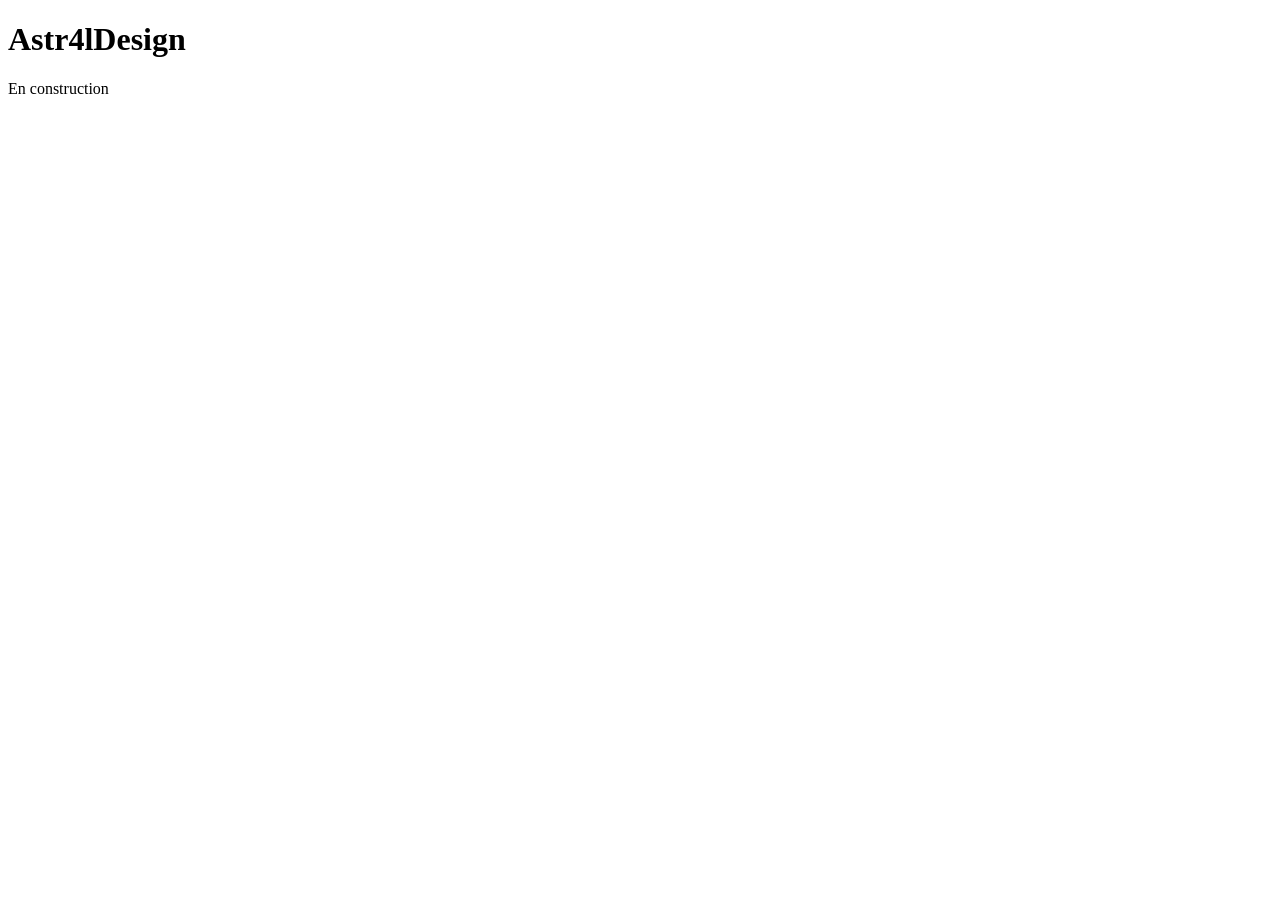
<file: astr4ldesign/index.html>
<!doctype html>
<html lang="fr">
  <head>
    <meta charset="UTF-8" />
    <meta name="viewport" content="width=device-width, initial-scale=1.0" />
    <title>Astr4lDesign</title>
  </head>
  <body>
    <h1>Astr4lDesign</h1>
    <p>En construction</p>
  </body>
</html>
</file>
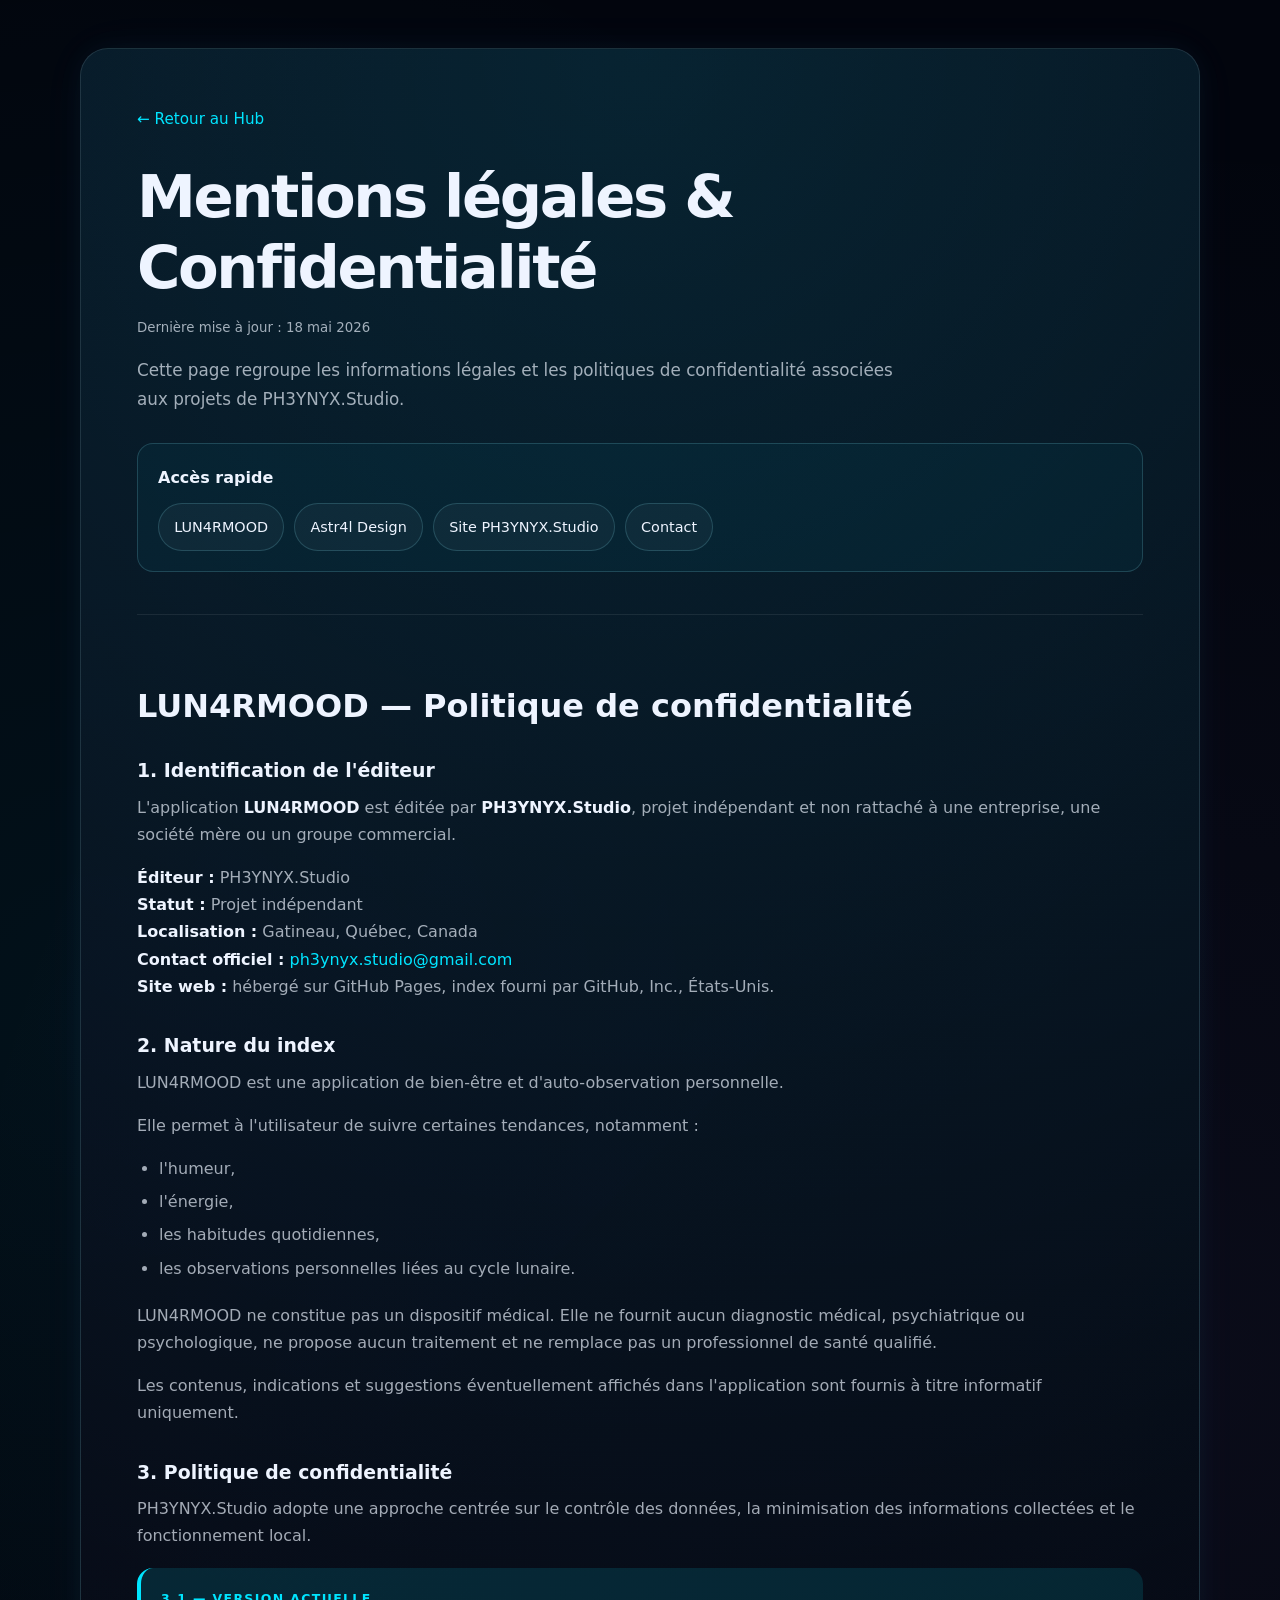
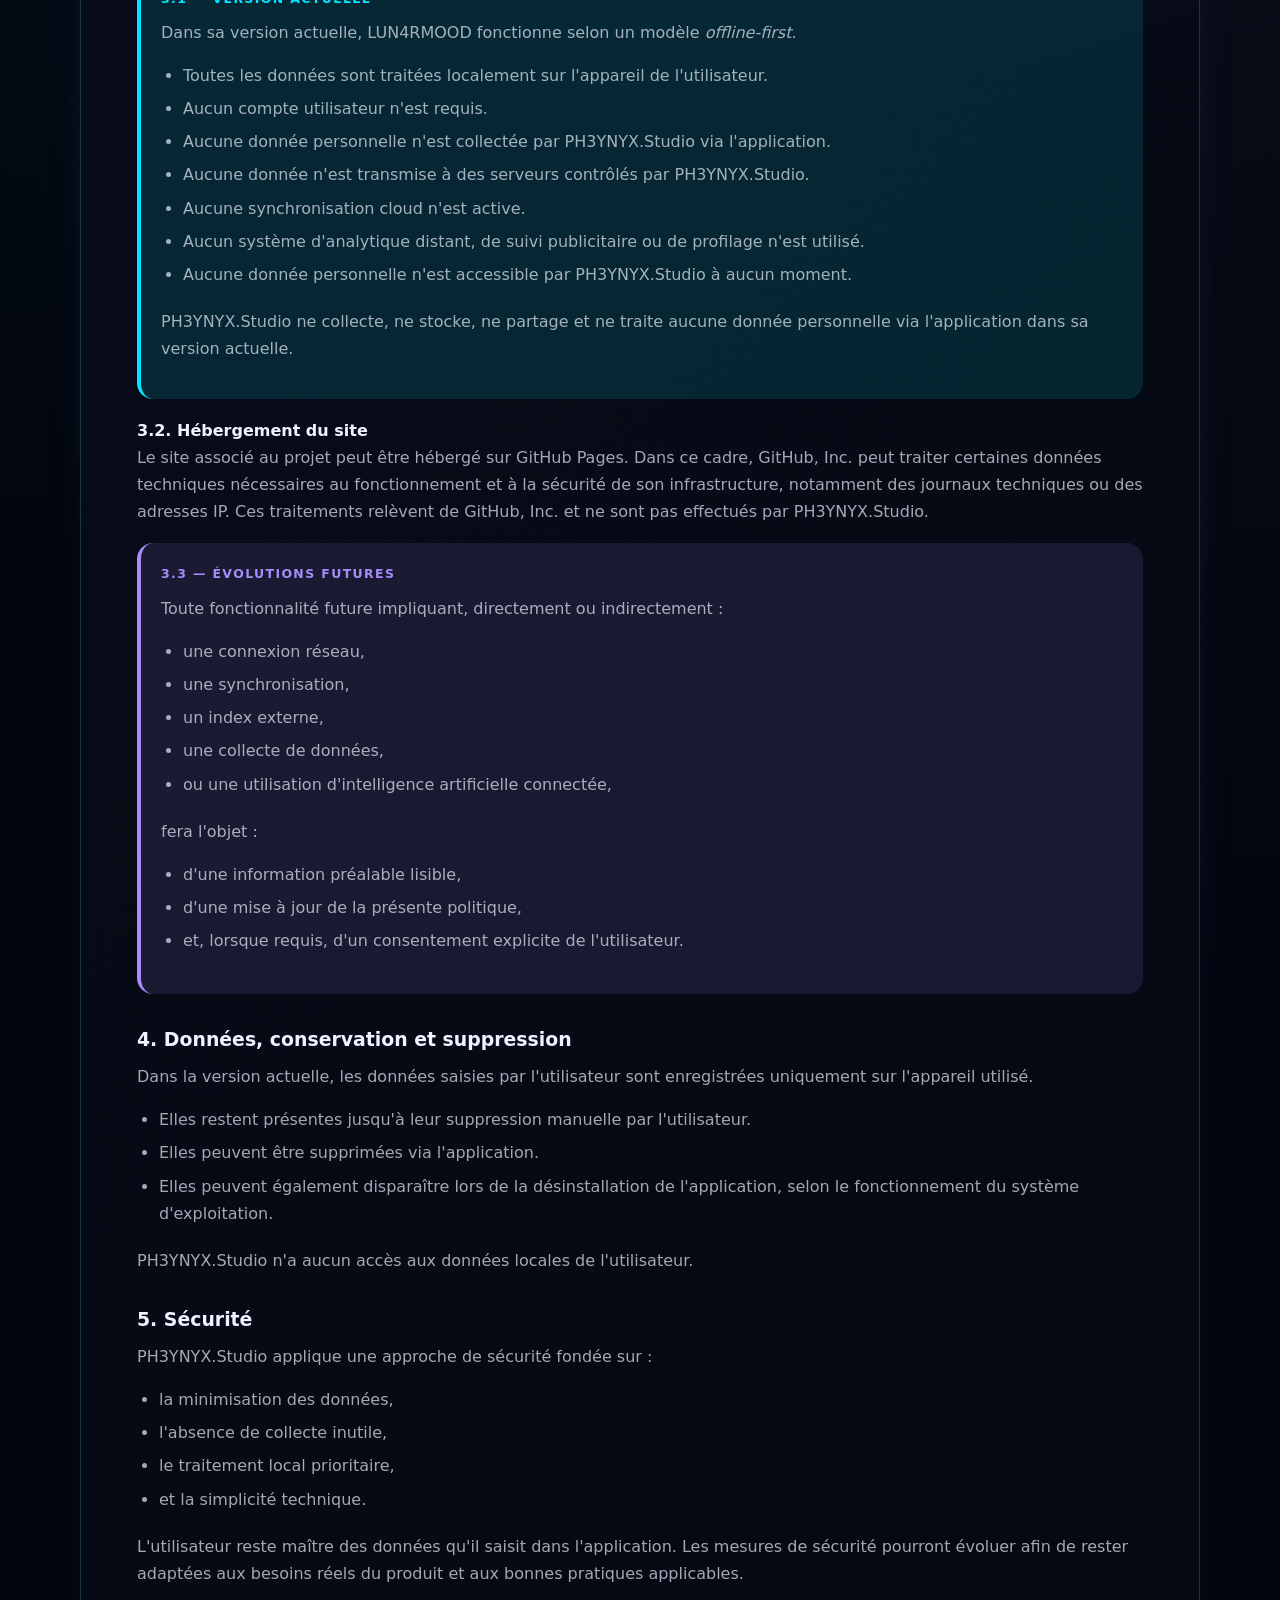
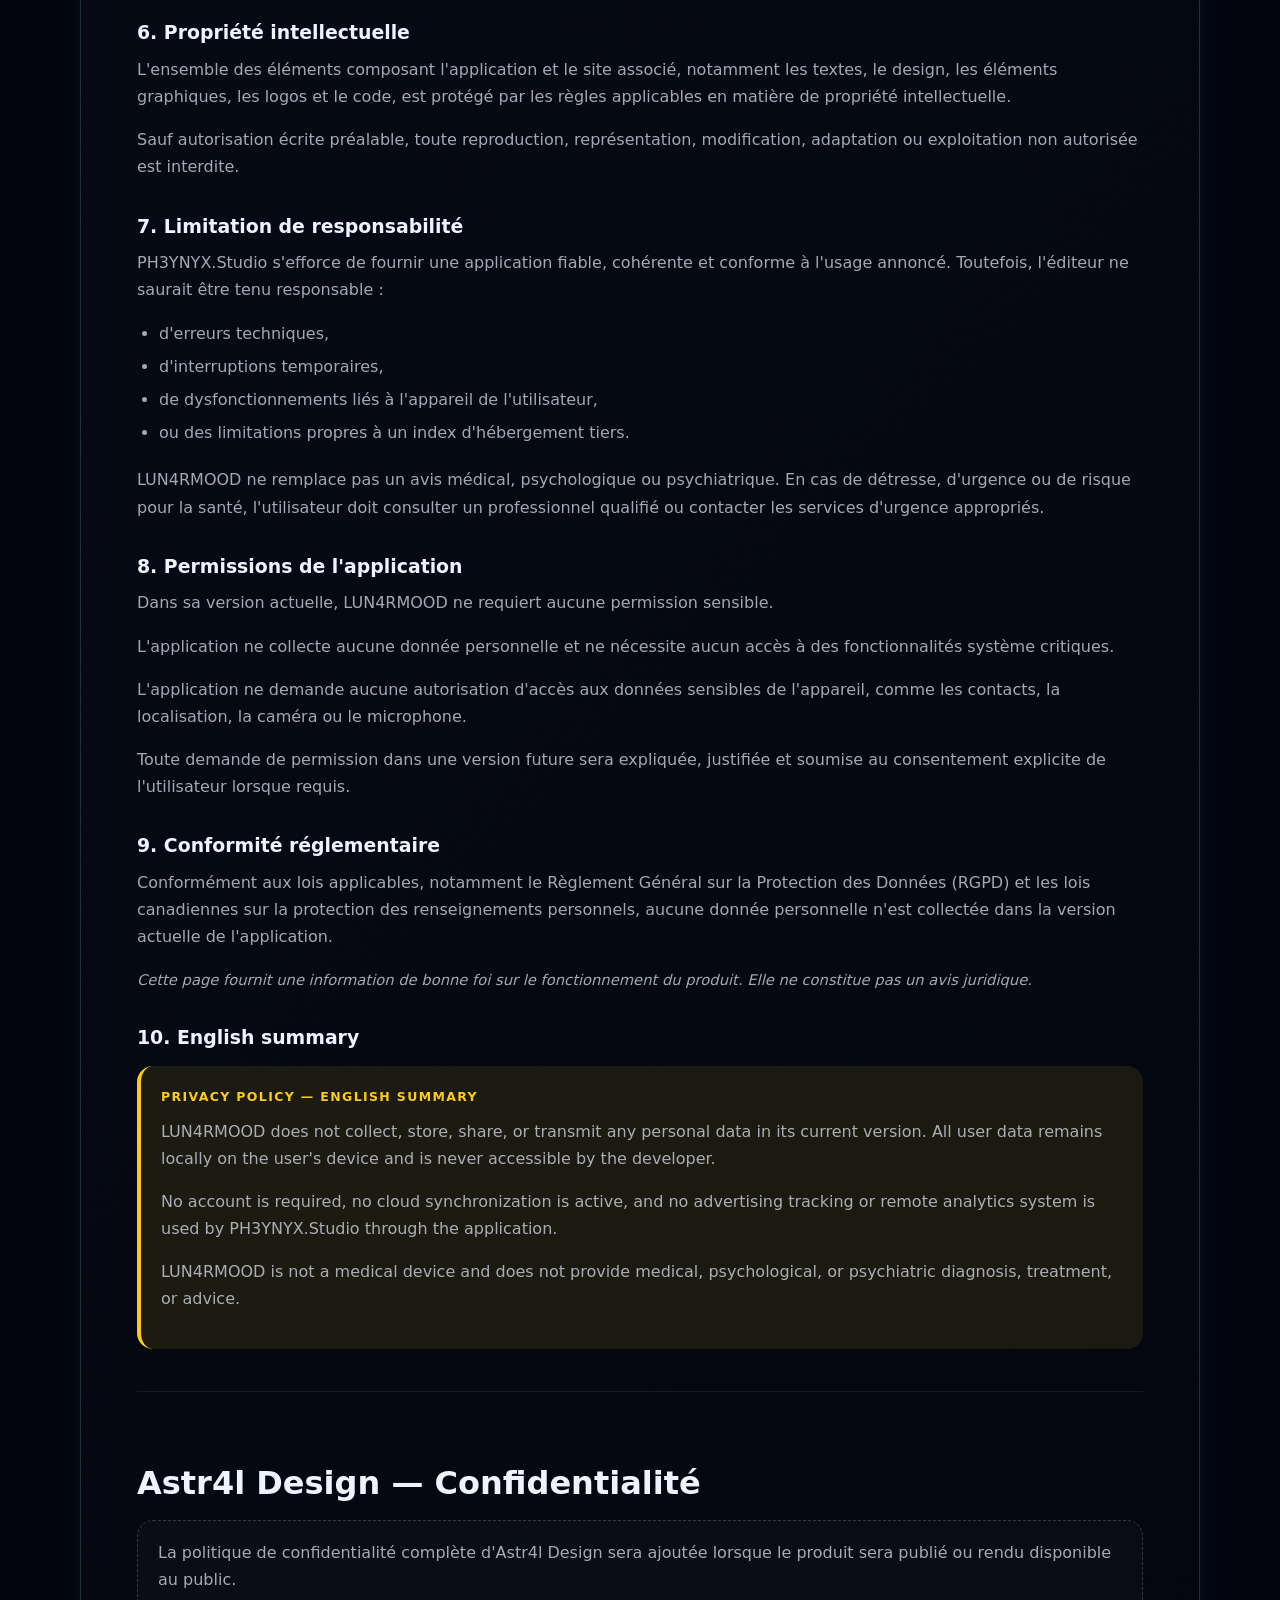
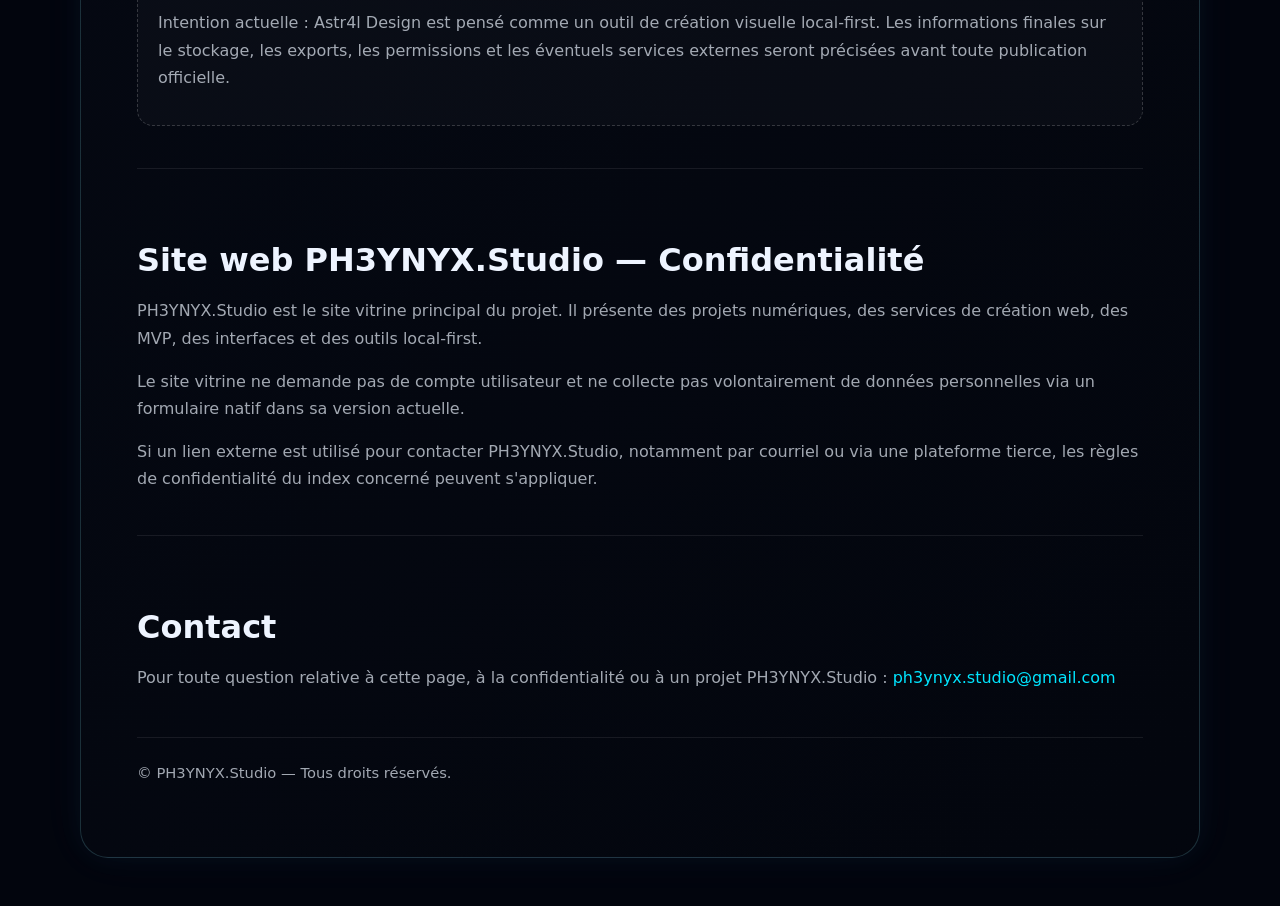
<file: Legal/Index.html>
<!doctype html>
<html lang="fr">
  <head>
    <meta charset="UTF-8" />
    <meta name="viewport" content="width=device-width, initial-scale=1.0" />
    <title>Mentions légales & Confidentialité — PH3YNYX.Studio</title>

    <style>
      :root {
        --bg-base: #02050d;
        --bg-card: rgba(7, 12, 24, 0.94);
        --bg-soft: rgba(255, 255, 255, 0.035);
        --border-soft: rgba(137, 236, 255, 0.18);
        --text-main: #eef4ff;
        --text-muted: rgba(238, 244, 255, 0.68);
        --cyan: #00e5ff;
        --cyan-soft: rgba(0, 229, 255, 0.12);
        --violet: #a78bfa;
        --violet-soft: rgba(167, 139, 250, 0.12);
        --yellow: #facc15;
        --yellow-soft: rgba(250, 204, 21, 0.09);
        --radius-lg: 28px;
        --radius-md: 16px;
      }

      * {
        box-sizing: border-box;
      }

      html {
        scroll-behavior: smooth;
      }

      body {
        margin: 0;
        min-height: 100vh;
        font-family:
          Inter,
          ui-sans-serif,
          system-ui,
          -apple-system,
          BlinkMacSystemFont,
          "Segoe UI",
          sans-serif;
        background:
          radial-gradient(
            circle at 8% 18%,
            rgba(0, 229, 255, 0.055),
            transparent 24%
          ),
          radial-gradient(
            circle at 92% 24%,
            rgba(167, 139, 250, 0.05),
            transparent 28%
          ),
          var(--bg-base);
        color: var(--text-main);
        line-height: 1.7;
      }

      a {
        color: var(--cyan);
        text-decoration: none;
      }

      a:hover {
        text-decoration: underline;
      }

      .legal-page {
        width: min(1120px, calc(100% - 32px));
        margin: 0 auto;
        padding: 48px 0;
      }

      .legal-card {
        position: relative;
        overflow: hidden;
        border: 1px solid var(--border-soft);
        border-radius: var(--radius-lg);
        background: linear-gradient(
          135deg,
          rgba(9, 14, 28, 0.96),
          rgba(3, 6, 14, 0.985)
        );
        box-shadow:
          0 0 28px rgba(0, 229, 255, 0.045),
          0 0 48px rgba(167, 139, 250, 0.04);
        padding: clamp(24px, 5vw, 56px);
      }

      .legal-card::before {
        content: "";
        position: absolute;
        inset: 0;
        pointer-events: none;
        background: radial-gradient(
          circle at 50% 0%,
          rgba(0, 229, 255, 0.13),
          transparent 30%
        );
        opacity: 0.8;
      }

      .legal-content {
        position: relative;
        z-index: 1;
      }

      .back-link {
        display: inline-flex;
        align-items: center;
        gap: 8px;
        margin-bottom: 28px;
        font-size: 0.95rem;
        color: var(--cyan);
      }

      h1,
      h2,
      h3 {
        line-height: 1.2;
      }

      h1 {
        margin: 0 0 10px;
        font-size: clamp(2rem, 5vw, 3.7rem);
        letter-spacing: -0.04em;
      }

      h2 {
        margin: 54px 0 18px;
        font-size: clamp(1.45rem, 3vw, 2rem);
      }

      h3 {
        margin: 34px 0 12px;
        font-size: 1.18rem;
      }

      p {
        margin: 0 0 16px;
        color: var(--text-muted);
      }

      small {
        color: var(--text-muted);
      }

      ul {
        margin: 10px 0 20px;
        padding-left: 22px;
        color: var(--text-muted);
      }

      li {
        margin: 6px 0;
      }

      strong {
        color: var(--text-main);
      }

      .intro {
        max-width: 760px;
        font-size: 1.05rem;
      }

      .legal-index {
        margin: 30px 0 40px;
        padding: 20px;
        border: 1px solid var(--border-soft);
        border-radius: var(--radius-md);
        background: rgba(0, 229, 255, 0.045);
      }

      .legal-index-title {
        margin: 0 0 12px;
        color: var(--text-main);
        font-weight: 700;
      }

      .legal-index nav {
        display: flex;
        flex-wrap: wrap;
        gap: 10px;
      }

      .legal-index a {
        display: inline-flex;
        align-items: center;
        justify-content: center;
        min-height: 40px;
        padding: 0.65rem 0.95rem;
        border: 1px solid rgba(137, 236, 255, 0.18);
        border-radius: 999px;
        background: rgba(255, 255, 255, 0.035);
        color: var(--text-main);
        font-size: 0.9rem;
      }

      .legal-index a:hover {
        border-color: rgba(0, 229, 255, 0.45);
        color: var(--cyan);
        text-decoration: none;
      }

      .project-section {
        margin-top: 42px;
        padding-top: 18px;
        border-top: 1px solid rgba(255, 255, 255, 0.08);
      }

      .phase-block {
        border-radius: var(--radius-md);
        padding: 20px;
        margin: 18px 0;
      }

      .phase-v1 {
        border-left: 4px solid var(--cyan);
        background: var(--cyan-soft);
      }

      .phase-v2 {
        border-left: 4px solid var(--violet);
        background: var(--violet-soft);
      }

      .en-summary {
        border-left: 4px solid var(--yellow);
        background: var(--yellow-soft);
      }

      .phase-label {
        margin-bottom: 10px;
        font-size: 0.78rem;
        font-weight: 800;
        letter-spacing: 0.11em;
        text-transform: uppercase;
      }

      .phase-v1 .phase-label {
        color: var(--cyan);
      }

      .phase-v2 .phase-label {
        color: var(--violet);
      }

      .en-summary .phase-label {
        color: var(--yellow);
      }

      .note-small {
        margin-top: 12px;
        font-size: 0.92rem;
        color: var(--text-muted);
        font-style: italic;
      }

      .placeholder-card {
        border: 1px dashed rgba(255, 255, 255, 0.18);
        border-radius: var(--radius-md);
        background: rgba(255, 255, 255, 0.025);
        padding: 18px 20px;
        margin: 16px 0;
      }

      .footer-note {
        margin-top: 46px;
        padding-top: 22px;
        border-top: 1px solid rgba(255, 255, 255, 0.08);
        font-size: 0.92rem;
      }

      @media (max-width: 720px) {
        .legal-page {
          width: min(100% - 20px, 1120px);
          padding: 20px 0;
        }

        .legal-card {
          padding: 22px;
          border-radius: 22px;
        }

        .legal-index nav {
          flex-direction: column;
        }

        .legal-index a {
          width: 100%;
        }
      }
    </style>
  </head>

  <body>
    <main class="legal-page">
      <article class="legal-card">
        <div class="legal-content">
          <a class="back-link" href="../index.html">← Retour au Hub</a>

          <header>
            <h1>Mentions légales & Confidentialité</h1>
            <p><small>Dernière mise à jour : 18 mai 2026</small></p>
            <p class="intro">
              Cette page regroupe les informations légales et les politiques de
              confidentialité associées aux projets de PH3YNYX.Studio.
            </p>
          </header>

          <aside class="legal-index" aria-label="Index des sections légales">
            <p class="legal-index-title">Accès rapide</p>
            <nav>
              <a href="#lun4rmood">LUN4RMOOD</a>
              <a href="#astr4l-design">Astr4l Design</a>
              <a href="#ph3ynyx-studio">Site PH3YNYX.Studio</a>
              <a href="#contact">Contact</a>
            </nav>
          </aside>

          <section id="lun4rmood" class="project-section">
            <h2>LUN4RMOOD — Politique de confidentialité</h2>

            <section>
              <h3>1. Identification de l'éditeur</h3>
              <p>
                L'application <strong>LUN4RMOOD</strong> est éditée par
                <strong>PH3YNYX.Studio</strong>, projet indépendant et non
                rattaché à une entreprise, une société mère ou un groupe
                commercial.
              </p>

              <p>
                <strong>Éditeur :</strong> PH3YNYX.Studio<br />
                <strong>Statut :</strong> Projet indépendant<br />
                <strong>Localisation :</strong> Gatineau, Québec, Canada<br />
                <strong>Contact officiel :</strong>
                <a href="mailto:ph3ynyx.studio@gmail.com">
                  ph3ynyx.studio@gmail.com
                </a>
                <br />
                <strong>Site web :</strong> hébergé sur GitHub Pages, index
                fourni par GitHub, Inc., États-Unis.
              </p>
            </section>

            <section>
              <h3>2. Nature du index</h3>
              <p>
                LUN4RMOOD est une application de bien-être et d'auto-observation
                personnelle.
              </p>

              <p>
                Elle permet à l'utilisateur de suivre certaines tendances,
                notamment :
              </p>

              <ul>
                <li>l'humeur,</li>
                <li>l'énergie,</li>
                <li>les habitudes quotidiennes,</li>
                <li>les observations personnelles liées au cycle lunaire.</li>
              </ul>

              <p>
                LUN4RMOOD ne constitue pas un dispositif médical. Elle ne
                fournit aucun diagnostic médical, psychiatrique ou
                psychologique, ne propose aucun traitement et ne remplace pas un
                professionnel de santé qualifié.
              </p>

              <p>
                Les contenus, indications et suggestions éventuellement affichés
                dans l'application sont fournis à titre informatif uniquement.
              </p>
            </section>

            <section>
              <h3>3. Politique de confidentialité</h3>
              <p>
                PH3YNYX.Studio adopte une approche centrée sur le contrôle des
                données, la minimisation des informations collectées et le
                fonctionnement local.
              </p>

              <div class="phase-block phase-v1">
                <div class="phase-label">3.1 — Version actuelle</div>

                <p>
                  Dans sa version actuelle, LUN4RMOOD fonctionne selon un modèle
                  <em>offline-first</em>.
                </p>

                <ul>
                  <li>
                    Toutes les données sont traitées localement sur l'appareil
                    de l'utilisateur.
                  </li>
                  <li>Aucun compte utilisateur n'est requis.</li>
                  <li>
                    Aucune donnée personnelle n'est collectée par PH3YNYX.Studio
                    via l'application.
                  </li>
                  <li>
                    Aucune donnée n'est transmise à des serveurs contrôlés par
                    PH3YNYX.Studio.
                  </li>
                  <li>Aucune synchronisation cloud n'est active.</li>
                  <li>
                    Aucun système d'analytique distant, de suivi publicitaire ou
                    de profilage n'est utilisé.
                  </li>
                  <li>
                    Aucune donnée personnelle n'est accessible par
                    PH3YNYX.Studio à aucun moment.
                  </li>
                </ul>

                <p>
                  PH3YNYX.Studio ne collecte, ne stocke, ne partage et ne traite
                  aucune donnée personnelle via l'application dans sa version
                  actuelle.
                </p>
              </div>

              <p>
                <strong>3.2. Hébergement du site</strong><br />
                Le site associé au projet peut être hébergé sur GitHub Pages.
                Dans ce cadre, GitHub, Inc. peut traiter certaines données
                techniques nécessaires au fonctionnement et à la sécurité de son
                infrastructure, notamment des journaux techniques ou des
                adresses IP. Ces traitements relèvent de GitHub, Inc. et ne sont
                pas effectués par PH3YNYX.Studio.
              </p>

              <div class="phase-block phase-v2">
                <div class="phase-label">3.3 — Évolutions futures</div>

                <p>
                  Toute fonctionnalité future impliquant, directement ou
                  indirectement :
                </p>

                <ul>
                  <li>une connexion réseau,</li>
                  <li>une synchronisation,</li>
                  <li>un index externe,</li>
                  <li>une collecte de données,</li>
                  <li>
                    ou une utilisation d'intelligence artificielle connectée,
                  </li>
                </ul>

                <p>fera l'objet :</p>

                <ul>
                  <li>d'une information préalable lisible,</li>
                  <li>d'une mise à jour de la présente politique,</li>
                  <li>
                    et, lorsque requis, d'un consentement explicite de
                    l'utilisateur.
                  </li>
                </ul>
              </div>
            </section>

            <section>
              <h3>4. Données, conservation et suppression</h3>

              <p>
                Dans la version actuelle, les données saisies par l'utilisateur
                sont enregistrées uniquement sur l'appareil utilisé.
              </p>

              <ul>
                <li>
                  Elles restent présentes jusqu'à leur suppression manuelle par
                  l'utilisateur.
                </li>
                <li>Elles peuvent être supprimées via l'application.</li>
                <li>
                  Elles peuvent également disparaître lors de la désinstallation
                  de l'application, selon le fonctionnement du système
                  d'exploitation.
                </li>
              </ul>

              <p>
                PH3YNYX.Studio n'a aucun accès aux données locales de
                l'utilisateur.
              </p>
            </section>

            <section>
              <h3>5. Sécurité</h3>

              <p>
                PH3YNYX.Studio applique une approche de sécurité fondée sur :
              </p>

              <ul>
                <li>la minimisation des données,</li>
                <li>l'absence de collecte inutile,</li>
                <li>le traitement local prioritaire,</li>
                <li>et la simplicité technique.</li>
              </ul>

              <p>
                L'utilisateur reste maître des données qu'il saisit dans
                l'application. Les mesures de sécurité pourront évoluer afin de
                rester adaptées aux besoins réels du produit et aux bonnes
                pratiques applicables.
              </p>
            </section>

            <section>
              <h3>6. Propriété intellectuelle</h3>

              <p>
                L'ensemble des éléments composant l'application et le site
                associé, notamment les textes, le design, les éléments
                graphiques, les logos et le code, est protégé par les règles
                applicables en matière de propriété intellectuelle.
              </p>

              <p>
                Sauf autorisation écrite préalable, toute reproduction,
                représentation, modification, adaptation ou exploitation non
                autorisée est interdite.
              </p>
            </section>

            <section>
              <h3>7. Limitation de responsabilité</h3>

              <p>
                PH3YNYX.Studio s'efforce de fournir une application fiable,
                cohérente et conforme à l'usage annoncé. Toutefois, l'éditeur ne
                saurait être tenu responsable :
              </p>

              <ul>
                <li>d'erreurs techniques,</li>
                <li>d'interruptions temporaires,</li>
                <li>
                  de dysfonctionnements liés à l'appareil de l'utilisateur,
                </li>
                <li>
                  ou des limitations propres à un index d'hébergement tiers.
                </li>
              </ul>

              <p>
                LUN4RMOOD ne remplace pas un avis médical, psychologique ou
                psychiatrique. En cas de détresse, d'urgence ou de risque pour
                la santé, l'utilisateur doit consulter un professionnel qualifié
                ou contacter les services d'urgence appropriés.
              </p>
            </section>

            <section>
              <h3>8. Permissions de l'application</h3>

              <p>
                Dans sa version actuelle, LUN4RMOOD ne requiert aucune
                permission sensible.
              </p>

              <p>
                L'application ne collecte aucune donnée personnelle et ne
                nécessite aucun accès à des fonctionnalités système critiques.
              </p>

              <p>
                L'application ne demande aucune autorisation d'accès aux données
                sensibles de l'appareil, comme les contacts, la localisation, la
                caméra ou le microphone.
              </p>

              <p>
                Toute demande de permission dans une version future sera
                expliquée, justifiée et soumise au consentement explicite de
                l'utilisateur lorsque requis.
              </p>
            </section>

            <section>
              <h3>9. Conformité réglementaire</h3>

              <p>
                Conformément aux lois applicables, notamment le Règlement
                Général sur la Protection des Données (RGPD) et les lois
                canadiennes sur la protection des renseignements personnels,
                aucune donnée personnelle n'est collectée dans la version
                actuelle de l'application.
              </p>

              <p class="note-small">
                Cette page fournit une information de bonne foi sur le
                fonctionnement du produit. Elle ne constitue pas un avis
                juridique.
              </p>
            </section>

            <section>
              <h3>10. English summary</h3>

              <div class="phase-block en-summary">
                <div class="phase-label">Privacy Policy — English Summary</div>

                <p>
                  LUN4RMOOD does not collect, store, share, or transmit any
                  personal data in its current version. All user data remains
                  locally on the user's device and is never accessible by the
                  developer.
                </p>

                <p>
                  No account is required, no cloud synchronization is active,
                  and no advertising tracking or remote analytics system is used
                  by PH3YNYX.Studio through the application.
                </p>

                <p>
                  LUN4RMOOD is not a medical device and does not provide
                  medical, psychological, or psychiatric diagnosis, treatment,
                  or advice.
                </p>
              </div>
            </section>
          </section>

          <section id="astr4l-design" class="project-section">
            <h2>Astr4l Design — Confidentialité</h2>

            <div class="placeholder-card">
              <p>
                La politique de confidentialité complète d'Astr4l Design sera
                ajoutée lorsque le produit sera publié ou rendu disponible au
                public.
              </p>

              <p>
                Intention actuelle : Astr4l Design est pensé comme un outil de
                création visuelle local-first. Les informations finales sur le
                stockage, les exports, les permissions et les éventuels services
                externes seront précisées avant toute publication officielle.
              </p>
            </div>
          </section>

          <section id="ph3ynyx-studio" class="project-section">
            <h2>Site web PH3YNYX.Studio — Confidentialité</h2>
            <p>
              PH3YNYX.Studio est le site vitrine principal du projet. Il
              présente des projets numériques, des services de création web, des
              MVP, des interfaces et des outils local-first.
            </p>

            <p>
              Le site vitrine ne demande pas de compte utilisateur et ne
              collecte pas volontairement de données personnelles via un
              formulaire natif dans sa version actuelle.
            </p>

            <p>
              Si un lien externe est utilisé pour contacter PH3YNYX.Studio,
              notamment par courriel ou via une plateforme tierce, les règles de
              confidentialité du index concerné peuvent s'appliquer.
            </p>
          </section>

          <section id="contact" class="project-section">
            <h2>Contact</h2>

            <p>
              Pour toute question relative à cette page, à la confidentialité ou
              à un projet PH3YNYX.Studio :
              <a href="mailto:ph3ynyx.studio@gmail.com">
                ph3ynyx.studio@gmail.com
              </a>
            </p>
          </section>

          <p class="footer-note">© PH3YNYX.Studio — Tous droits réservés.</p>
        </div>
      </article>
    </main>
  </body>
</html>
</file>
